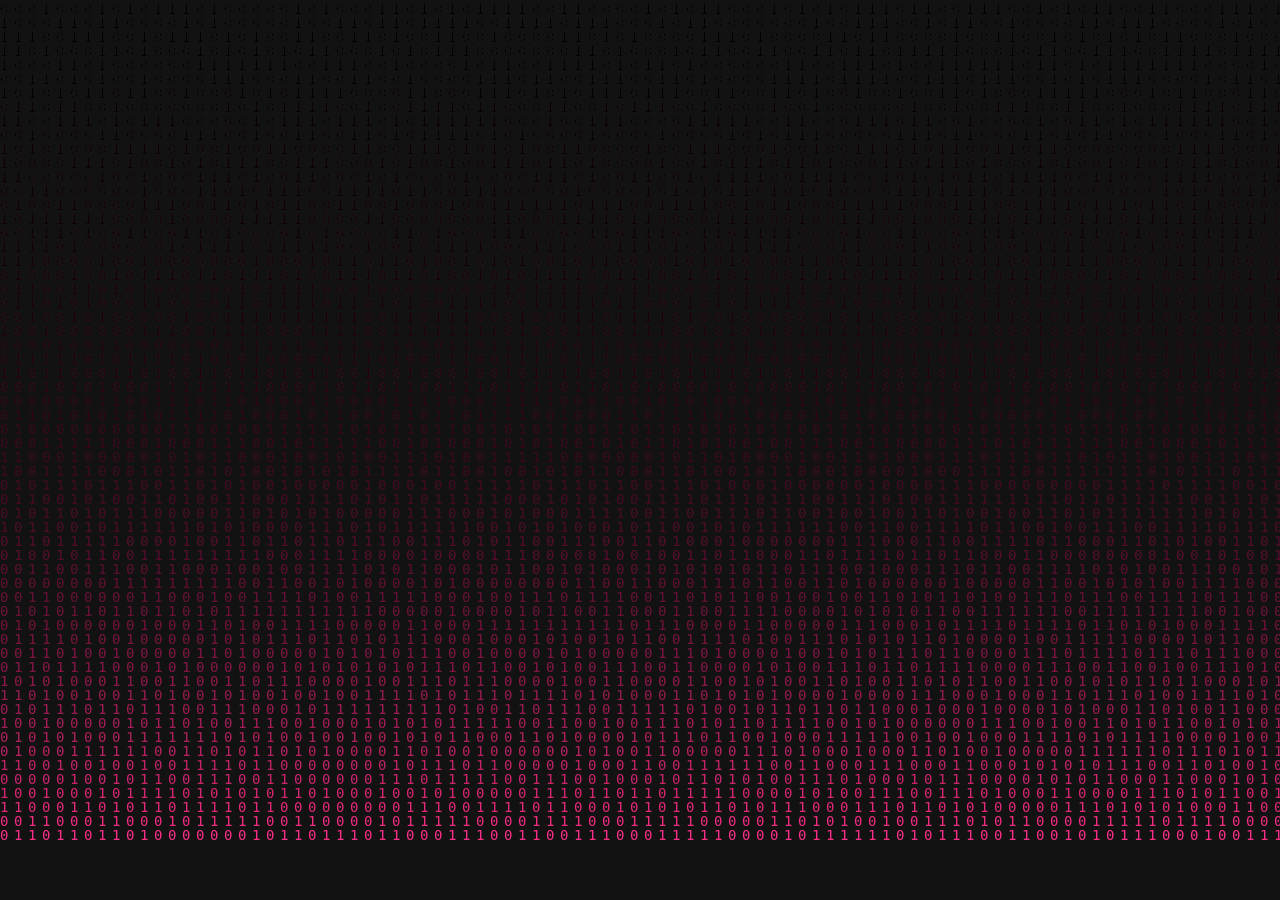
<file: dim.html>
<!DOCTYPE html>
<html>
<head>
<meta charset="UTF-8">
<title>for you ❤️</title>

<link href="https://fonts.googleapis.com/css2?family=Great+Vibes&display=swap" rel="stylesheet">

<style>
body{
    margin:0;
    overflow:hidden;
    background:radial-gradient(circle at center,#220011 0%,#000 70%);
}

canvas{
    position:absolute;
    inset:0;
}

#overlay{
    position:fixed;
    inset:0;
    display:flex;
    align-items:center;
    justify-content:center;
    pointer-events:none;
}

#teksCinta{
    font-family:'Great Vibes',cursive;
    font-size:clamp(32px,6vw,48px);
    color:#fff;
    text-align:center;
    text-shadow:
        0 0 15px #ff2e88,
        0 0 40px #ff2e88,
        0 0 70px #ff2e88;
    opacity:0;
    transition:1s ease;
}
</style>
</head>
<body>

<canvas id="bg"></canvas>
<canvas id="fx"></canvas>

<div id="overlay">
  <div id="teksCinta">I Love ❤️ You Sayang</div>
</div>

<!-- MUSIC -->
<audio id="bgm" preload="auto" loop muted playsinline></audio>
<script>
const bg=document.getElementById("bg")
const fx=document.getElementById("fx")
const bctx=bg.getContext("2d")
const ctx=fx.getContext("2d")

bg.width=fx.width=innerWidth
bg.height=fx.height=innerHeight

// MATRIX
let rain=[]
let size=14
let cols=bg.width/size

for(let i=0;i<cols;i++) rain[i]=1

function matrix(){
    bctx.fillStyle="rgba(0,0,0,.05)"
    bctx.fillRect(0,0,bg.width,bg.height)

    bctx.fillStyle="#ff2e88"
    bctx.font=size+"px monospace"

    for(let i=0;i<rain.length;i++){
        let t=Math.random()>0.5?"0":"1"
        bctx.fillText(t,i*size,rain[i]*size)
        if(rain[i]*size>bg.height && Math.random()>0.97) rain[i]=0
        rain[i]++
    }
}

// PARTICLE
let dots=[]
let words=["3","2","1","YOU","ARE","MY","LOVE"]
let step=0
let heartMode=false
let merge=true
let rot=0

class P{
    constructor(x,y){
        this.x=Math.random()*fx.width
        this.y=Math.random()*fx.height
        this.tx=x
        this.ty=y
        this.vx=0
        this.vy=0
    }
    move(){
        if(heartMode){
            if(merge){
                this.vx=(this.tx-this.x)*0.04
                this.vy=(this.ty-this.y)*0.04
            }else{
                this.vx+=(Math.random()-0.5)*1.5
                this.vy+=(Math.random()-0.5)*1.5
            }
        }else{
            this.x+=(this.tx-this.x)*0.08
            this.y+=(this.ty-this.y)*0.08
        }
        this.x+=this.vx
        this.y+=this.vy
    }
    draw(){
        if(heartMode){
            ctx.font="20px Arial"
            ctx.fillStyle="#ff2e88"
            ctx.fillText("❤️",this.x,this.y)
        }else{
            ctx.beginPath()
            ctx.arc(this.x,this.y,2.5,0,Math.PI*2)
            ctx.fillStyle="#fff"
            ctx.shadowColor="#ff2e88"
            ctx.shadowBlur=12
            ctx.fill()
        }
    }
}

function bikinTulisan(txt){
    dots=[]
    const tmp=document.createElement("canvas")
    const t=tmp.getContext("2d")
    tmp.width=fx.width
    tmp.height=fx.height

    let fs=Math.min(fx.width/4,180)
    t.fillStyle="#fff"
    t.font="bold "+fs+"px Arial"
    t.textAlign="center"
    t.textBaseline="middle"
    t.fillText(txt,fx.width/2,fx.height/2)

    let data=t.getImageData(0,0,fx.width,fx.height)

    for(let y=0;y<data.height;y+=4){
        for(let x=0;x<data.width;x+=4){
            let i=(y*data.width+x)*4
            if(data.data[i]>150){
                dots.push(new P(x,y))
            }
        }
    }
}

function bikinLove(){
    dots=[]
    let cx=fx.width/2
    let cy=fx.height/2-10

    for(let a=0;a<Math.PI*2;a+=0.12){
        let x=16*Math.pow(Math.sin(a),3)
        let y=-(13*Math.cos(a)-5*Math.cos(2*a)-2*Math.cos(3*a)-Math.cos(4*a))
        dots.push(new P(cx+x*15,cy+y*15))
    }
}

// SPARKLE
let sparkle=[]
function tambahSparkle(){
    sparkle.push({
        x:fx.width/2+(Math.random()-0.5)*250,
        y:fx.height/2+(Math.random()-0.5)*200,
        size:Math.random()*3+1,
        life:60
    })
}

function gambarSparkle(){
    sparkle.forEach((s,i)=>{
        ctx.beginPath()
        ctx.arc(s.x,s.y,s.size,0,Math.PI*2)
        ctx.fillStyle="rgba(255,200,230,"+(s.life/60)+")"
        ctx.fill()
        s.life--
        if(s.life<=0) sparkle.splice(i,1)
    })
}

// LOOP
function loop(){
    matrix()
    ctx.clearRect(0,0,fx.width,fx.height)

    if(heartMode){
        rot+=0.002
        ctx.save()
        ctx.translate(fx.width/2,fx.height/2)
        ctx.rotate(rot)
        ctx.translate(-fx.width/2,-fx.height/2)
    }

    dots.forEach(d=>{
        d.move()
        d.draw()
    })

    if(heartMode){
        ctx.restore()
        if(Math.random()<0.3) tambahSparkle()
        gambarSparkle()
    }

    requestAnimationFrame(loop)
}
loop()

function lanjut(){
    if(step<words.length){
        bikinTulisan(words[step])
        step++
        setTimeout(lanjut,1700)
    }else{
        heartMode=true
        bikinLove()
        document.getElementById("teksCinta").style.opacity=1
        
        setInterval(()=>merge=!merge,3000)
    }
}

setTimeout(lanjut,1000)

const bgm = document.getElementById("bgm");

// set source lewat JS biar lebih clean
bgm.src = "https://erdwpe.github.io/media/songg.mp3";

window.addEventListener("load", () => {

    bgm.muted = true;
    bgm.volume = 0;

    bgm.play().then(() => {

        // unmute setelah berhasil play
        setTimeout(() => {
            bgm.muted = false;

            // fade in
            let vol = 0;
            const fade = setInterval(() => {
                if (vol < 0.4) {
                    vol += 0.02;
                    bgm.volume = vol;
                } else {
                    clearInterval(fade);
                }
            }, 100);

        }, 300);

    }).catch(() => {
        console.log("Autoplay diblok");
    });

});

</script>
</body>
</html>
</file>
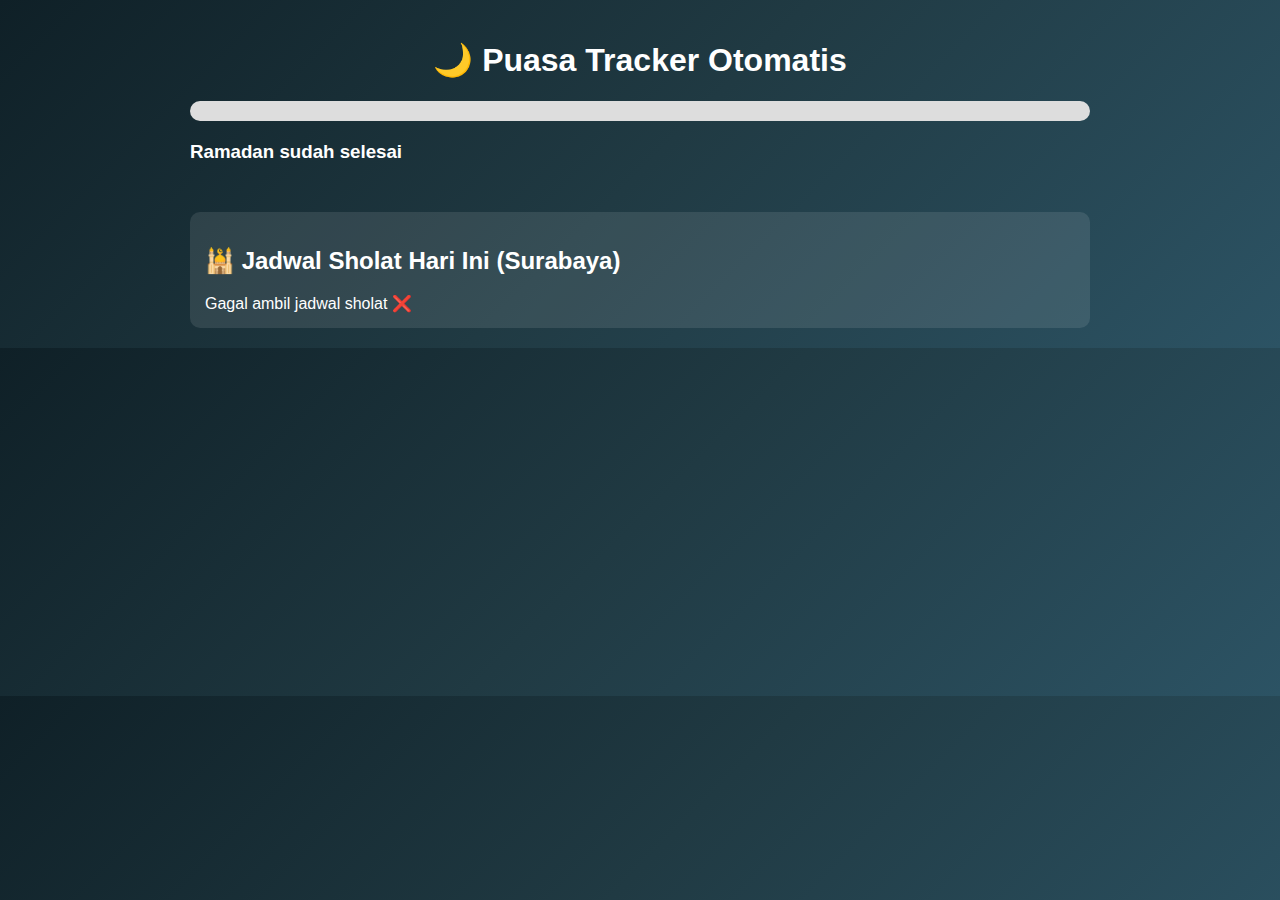
<file: puasa.html>
<!DOCTYPE html>
<html lang="id">
<head>
<meta charset="UTF-8">
<meta name="viewport" content="width=device-width, initial-scale=1.0">
<title>Puasa Tracker Auto Hijriyah</title>

<style>
body {
    font-family: Arial, sans-serif;
    background: linear-gradient(135deg, #0f2027, #203a43, #2c5364);
    color: white;
    margin: 0;
    padding: 20px;
}
.container { max-width: 900px; margin: auto; }
h1 { text-align: center; }

.progress-container {
    background: #ddd;
    border-radius: 20px;
    overflow: hidden;
    margin: 20px 0;
}
.progress-bar {
    height: 20px;
    background: #00ffae;
    width: 0%;
    transition: 0.4s;
}

.day-list {
    display: grid;
    grid-template-columns: repeat(auto-fill, minmax(100px, 1fr));
    gap: 10px;
}

.day-item {
    padding: 10px;
    border-radius: 10px;
    text-align: center;
}

.locked { opacity: 0.4; background: rgba(255,255,255,0.05); }
.active { background: rgba(0,255,174,0.2); }

.prayer-box {
    margin-top: 30px;
    background: rgba(255,255,255,0.1);
    padding: 15px;
    border-radius: 10px;
}
</style>
</head>
<body>

<div class="container">
    <h1>🌙 Puasa Tracker Otomatis</h1>

    <div class="progress-container">
        <div class="progress-bar" id="progressBar"></div>
    </div>
    <p id="progressText"></p>

    <div id="ramadanStatus"></div>
    <div class="day-list" id="dayList"></div>

    <div class="prayer-box">
        <h2>🕌 Jadwal Sholat Hari Ini (Surabaya)</h2>
        <div id="prayerTimes">Loading...</div>
    </div>
</div>

<script>
const totalDays = 30;
const dayList = document.getElementById("dayList");
const progressBar = document.getElementById("progressBar");
const progressText = document.getElementById("progressText");
const prayerBox = document.getElementById("prayerTimes");
const ramadanStatus = document.getElementById("ramadanStatus");

let savedData = JSON.parse(localStorage.getItem("puasaData")) || [];

// ===== FORMAT DATE =====
function getTodayFormatted() {
    const today = new Date();
    const day = String(today.getDate()).padStart(2, '0');
    const month = String(today.getMonth() + 1).padStart(2, '0');
    const year = today.getFullYear();
    return `${day}-${month}-${year}`;
}

// ===== DETECT HIJRI DATE =====
async function getHijriDate() {
    try {
        const res = await fetch(
            `https://api.aladhan.com/v1/gToH?date=${getTodayFormatted()}&method=20`
        );
        const data = await res.json();
        return data.data.hijri;
    } catch (err) {
        console.error("Hijri error:", err);
        return null;
    }
}

// ===== GET PRAYER TIMES =====
async function getPrayerTimes() {
    try {
        const res = await fetch(
            `https://api.aladhan.com/v1/timingsByCity?city=Surabaya&country=Indonesia&method=20&date=${getTodayFormatted()}`
        );
        const data = await res.json();
        const t = data.data.timings;

        prayerBox.innerHTML = `
            <p><strong>Imsak:</strong> ${t.Imsak}</p>
            <p><strong>Subuh:</strong> ${t.Fajr}</p>
            <p><strong>Dzuhur:</strong> ${t.Dhuhr}</p>
            <p><strong>Ashar:</strong> ${t.Asr}</p>
            <p><strong>Maghrib:</strong> ${t.Maghrib}</p>
            <p><strong>Isya:</strong> ${t.Isha}</p>
        `;
    } catch (err) {
        prayerBox.innerHTML = "Gagal ambil jadwal sholat ❌";
        console.error("Prayer error:", err);
    }
}

// ===== RENDER DAYS =====
function renderDays(currentDay) {
    dayList.innerHTML = "";

    for (let i = 1; i <= totalDays; i++) {
        const div = document.createElement("div");
        div.className = "day-item";

        if (i > currentDay) {
            div.classList.add("locked");
            div.innerHTML = `Hari ${i} 🔒`;
        } else {
            const checked = savedData.includes(i) ? "checked" : "";
            div.innerHTML = `
                <label>
                    <input type="checkbox" ${checked} onchange="toggleDay(${i})">
                    Hari ${i}
                </label>
            `;
        }

        dayList.appendChild(div);
    }

    updateProgress();
}

function toggleDay(day) {
    if (savedData.includes(day)) {
        savedData = savedData.filter(d => d !== day);
    } else {
        savedData.push(day);
    }
    localStorage.setItem("puasaData", JSON.stringify(savedData));
    updateProgress();
}

function updateProgress() {
    const percent = (savedData.length / totalDays) * 100;
    progressBar.style.width = percent + "%";
    progressText.innerText =
        `${savedData.length} dari ${totalDays} hari selesai (${Math.round(percent)}%)`;
}

// ===== INIT =====
// ===== TANGGAL RESMI RAMADAN INDONESIA =====
const ramadanStart = new Date("2026-02-19"); // GANTI sesuai keputusan resmi

async function init() {

    const today = new Date();

    const diffTime = today - ramadanStart;
    const currentDay = Math.floor(diffTime / (1000 * 60 * 60 * 24)) + 1;

    if (currentDay >= 1 && currentDay <= 30) {
        ramadanStatus.innerHTML = `<h3>Hari ke-${currentDay} Ramadan</h3>`;
        renderDays(currentDay);
    } else if (currentDay < 1) {
        ramadanStatus.innerHTML = `<h3>Ramadan belum dimulai</h3>`;
    } else {
        ramadanStatus.innerHTML = `<h3>Ramadan sudah selesai</h3>`;
    }

    getPrayerTimes();
}

init();
</script>

</body>
</html>
</file>
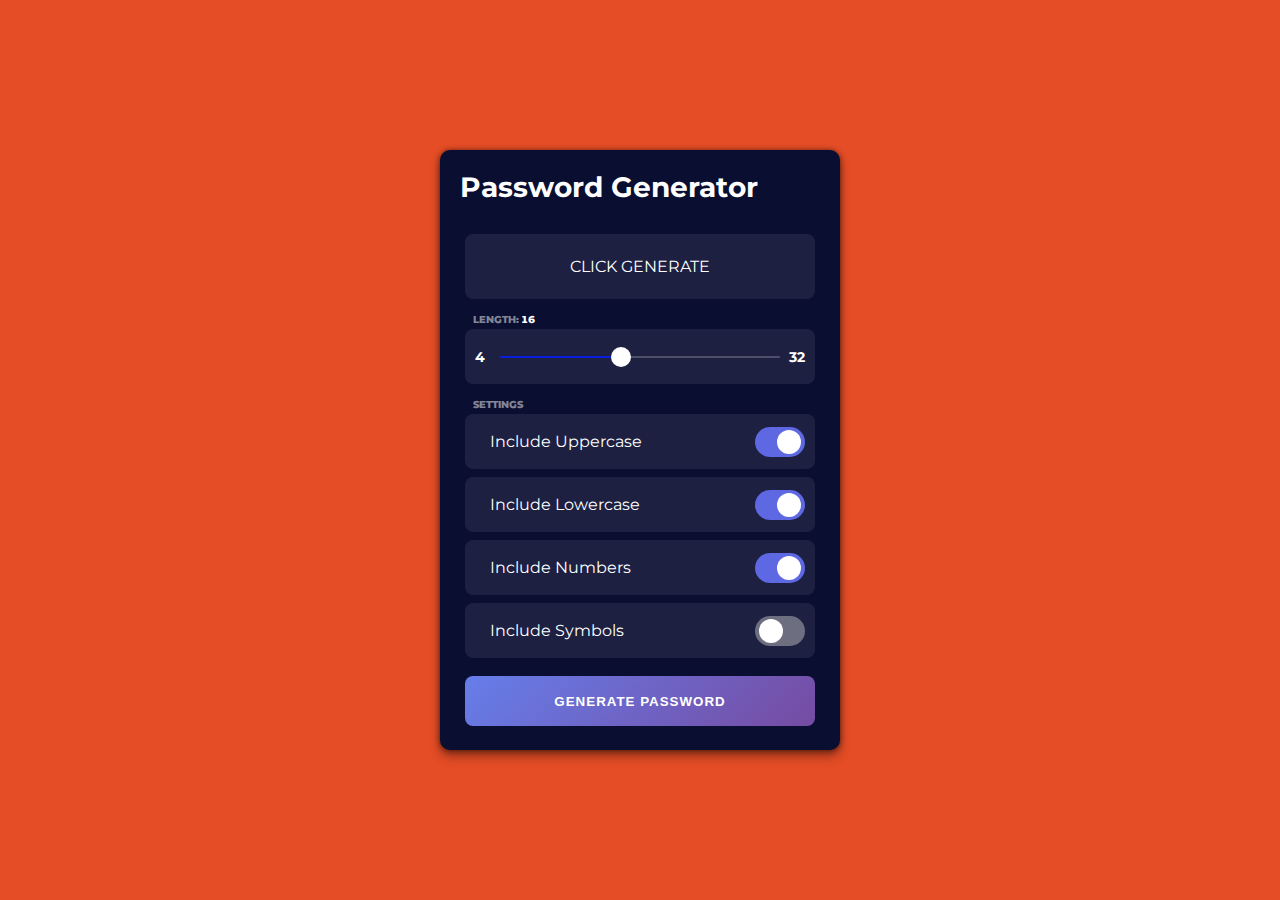
<file: pwgen.html>
<!DOCTYPE html>
<html lang="en" >
<head>
  <meta charset="UTF-8">
  <meta name="viewport" content="width=device-width,user-scalable=no">

  <title>Password Generator</title>
  <link rel='stylesheet' href='https://cdnjs.cloudflare.com/ajax/libs/font-awesome/5.11.2/css/all.min.css'>
<link rel='stylesheet' href='https://fonts.googleapis.com/css?family=Montserrat&amp;display=swap'>
<style>
* {
  margin: 0;
  padding: 0;
  box-sizing: border-box;
}

body {
  width: 100%;
  height: 100vh;
  background-image: linear-gradient(to top, #E44D26 100%, #F16529 200%);
  display: flex;
  justify-content: center;
  align-items: center;
}

button {
  border: 0;
  outline: 0;
}

.container {
  margin: 40px 0;
  width: 400px;
  height: 600px;
  padding: 10px 25px;
  background: #0a0e31;
  border-radius: 10px;
  box-shadow: 0 0 5px rgba(0, 0, 0, 0.45), 0 4px 8px rgba(0, 0, 0, 0.35), 0 8px 12px rgba(0, 0, 0, 0.15);
  font-family: "Montserrat";
}
.container h2.title {
  font-size: 1.75rem;
  margin: 10px -5px;
  margin-bottom: 30px;
  color: #fff;
}

.result {
  position: relative;
  width: 100%;
  height: 65px;
  overflow: hidden;
}
.result__info {
  position: absolute;
  bottom: 4px;
  color: #fff;
  font-size: 0.8rem;
  transition: all 150ms ease-in-out;
  transform: translateY(200%);
  opacity: 0;
}
.result__info.right {
  right: 8px;
}
.result__info.left {
  left: 8px;
}
.result__viewbox {
  width: 100%;
  height: 100%;
  background: rgba(255, 255, 255, 0.08);
  border-radius: 8px;
  color: #fff;
  text-align: center;
  line-height: 65px;
}
.result #copy-btn {
  position: absolute;
  top: var(--y);
  left: var(--x);
  width: 38px;
  height: 38px;
  background: #fff;
  border-radius: 50%;
  opacity: 0;
  transform: translate(-50%, -50%) scale(0);
  transition: all 350ms cubic-bezier(0.175, 0.885, 0.32, 1.275);
  cursor: pointer;
  z-index: 2;
}
.result #copy-btn:active {
  box-shadow: 0 0 0 200px rgba(255, 255, 255, 0.08);
}
.result:hover #copy-btn {
  opacity: 1;
  transform: translate(-50%, -50%) scale(1.35);
}

.field-title {
  position: absolute;
  top: -10px;
  left: 8px;
  transform: translateY(-50%);
  font-weight: 800;
  color: rgba(255, 255, 255, 0.5);
  text-transform: uppercase;
  font-size: 0.65rem;
  pointer-events: none;
  user-select: none;
}

.options {
  width: 100%;
  height: auto;
  margin: 50px 0;
}

.range__slider {
  position: relative;
  width: 100%;
  height: calc(65px - 10px);
  display: flex;
  justify-content: center;
  align-items: center;
  background: rgba(255, 255, 255, 0.08);
  border-radius: 8px;
  margin: 30px 0;
}
.range__slider::before, .range__slider::after {
  position: absolute;
  color: #fff;
  font-size: 0.9rem;
  font-weight: bold;
}
.range__slider::before {
  content: attr(data-min);
  left: 10px;
}
.range__slider::after {
  content: attr(data-max);
  right: 10px;
}
.range__slider .length__title::after {
  content: attr(data-length);
  position: absolute;
  right: -16px;
  font-variant-numeric: tabular-nums;
  color: #fff;
}

#slider {
  -webkit-appearance: none;
  width: calc(100% - (70px));
  height: 2px;
  border-radius: 5px;
  background: rgba(255, 255, 255, 0.314);
  outline: none;
  padding: 0;
  margin: 0;
  cursor: pointer;
}
#slider::-webkit-slider-thumb {
  -webkit-appearance: none;
  width: 20px;
  height: 20px;
  border-radius: 50%;
  background: white;
  cursor: pointer;
  transition: all 0.15s ease-in-out;
}
#slider::-webkit-slider-thumb:hover {
  background: #d4d4d4;
  transform: scale(1.2);
}
#slider::-moz-range-thumb {
  width: 20px;
  height: 20px;
  border: 0;
  border-radius: 50%;
  background: white;
  cursor: pointer;
  transition: background 0.15s ease-in-out;
}
#slider::-moz-range-thumb:hover {
  background: #d4d4d4;
}

.settings {
  position: relative;
  height: auto;
  widows: 100%;
  display: flex;
  flex-direction: column;
}
.settings .setting {
  position: relative;
  width: 100%;
  height: calc(65px - 10px);
  background: rgba(255, 255, 255, 0.08);
  border-radius: 8px;
  display: flex;
  align-items: center;
  padding: 10px 25px;
  color: #fff;
  margin-bottom: 8px;
}
.settings .setting input {
  opacity: 0;
  position: absolute;
}
.settings .setting input + label {
  user-select: none;
}
.settings .setting input + label::before, .settings .setting input + label::after {
  content: "";
  position: absolute;
  transition: 150ms cubic-bezier(0.24, 0, 0.5, 1);
  transform: translateY(-50%);
  top: 50%;
  right: 10px;
  cursor: pointer;
}
.settings .setting input + label::before {
  height: 30px;
  width: 50px;
  border-radius: 30px;
  background: rgba(214, 214, 214, 0.434);
}
.settings .setting input + label::after {
  height: 24px;
  width: 24px;
  border-radius: 60px;
  right: 32px;
  background: #fff;
}
.settings .setting input:checked + label:before {
  background: #5d68e2;
  transition: all 150ms cubic-bezier(0, 0, 0, 0.1);
}
.settings .setting input:checked + label:after {
  right: 14px;
}
.settings .setting input:focus + label:before {
  box-shadow: 0 0 0 2px rgba(255, 255, 255, 0.75);
}
.settings .setting input:disabled + label:before, .settings .setting input:disabled + label:after {
  cursor: not-allowed;
}
.settings .setting input:disabled + label:before {
  background: #4f4f6a;
}
.settings .setting input:disabled + label:after {
  background: #909090;
}

.btn.generate {
  user-select: none;
  position: relative;
  width: 100%;
  height: 50px;
  margin: 10px 0;
  border-radius: 8px;
  color: #fff;
  border: none;
  background-image: linear-gradient(135deg, #667eea 0%, #764ba2 100%);
  letter-spacing: 1px;
  font-weight: bold;
  text-transform: uppercase;
  cursor: pointer;
  transition: all 150ms ease;
}
.btn.generate:active {
  transform: translateY(-3%);
  box-shadow: 0 4px 8px rgba(255, 255, 255, 0.08);
}

.support {
  position: fixed;
  right: 10px;
  bottom: 10px;
  padding: 10px;
  display: flex;
}

a {
  margin: 0 20px;
  color: #fff;
  font-size: 2rem;
  transition: all 400ms ease;
}

a:hover {
  color: #222;
}

.github-corner svg {
  position: absolute;
  right: 0;
  top: 0;
  mix-blend-mode: darken;
  color: #eeeeee;
  fill: #353535;
  clip-path: polygon(0 0, 100% 0, 100% 100%);
}

.github-corner:hover .octo-arm {
  animation: octocat-wave 0.56s;
}

@keyframes octocat-wave {
  0%, 100% {
    transform: rotate(0);
  }
  20%, 60% {
    transform: rotate(-20deg);
  }
  40%, 80% {
    transform: rotate(10deg);
  }
}
</style>
</head>
<body>
<!-- partial:index.partial.html -->
<div class="container">
	<h2 class="title">Password Generator</h2>
	<div class="result">
		<div class="result__title field-title">Generated Password</div>
		<div class="result__info right">click to copy</div>
		<div class="result__info left">copied</div>
		<div class="result__viewbox" id="result">CLICK GENERATE</div>
		<button id="copy-btn" style="--x: 0; --y: 0"><i class="far fa-copy"></i></button>
	</div>
	<div class="length range__slider" data-min="4" data-max="32">
		<div class="length__title field-title" data-length='0'>length:</div>
		<input id="slider" type="range" min="4" max="32" value="16" />
	</div>

	<div class="settings">
		<span class="settings__title field-title">settings</span>
		<div class="setting">
			<input type="checkbox" id="uppercase" checked />
			<label for="uppercase">Include Uppercase</label>
		</div>
		<div class="setting">
			<input type="checkbox" id="lowercase" checked />
			<label for="lowercase">Include Lowercase</label>
		</div>
		<div class="setting">
			<input type="checkbox" id="number" checked />
			<label for="number">Include Numbers</label>
		</div>
		<div class="setting">
			<input type="checkbox" id="symbol" />
			<label for="symbol">Include Symbols</label>
		</div>
	</div>

	<button class="btn generate" id="generate">Generate Password</button>
</div>
<!-- partial -->
  <script>
  // This is a simple Password Generator App that will generate random password maybe you can you them to secure your account.
// I tried my best to make the code as simple as possible please dont mind the variable names.
// Also this idea came in my mind after checking Traversy Media's latest video.

// Clear the concole on every refresh
console.clear();
// set the body to full height
// document.body.style.height = `${innerHeight}px`

// Range Slider Properties.
// Fill : The trailing color that you see when you drag the slider.
// background : Default Range Slider Background
const sliderProps = {
	fill: "#0B1EDF",
	background: "rgba(255, 255, 255, 0.214)",
};

// Selecting the Range Slider container which will effect the LENGTH property of the password.
const slider = document.querySelector(".range__slider");

// Text which will show the value of the range slider.
const sliderValue = document.querySelector(".length__title");

// Using Event Listener to apply the fill and also change the value of the text.
slider.querySelector("input").addEventListener("input", event => {
	sliderValue.setAttribute("data-length", event.target.value);
	applyFill(event.target);
});
// Selecting the range input and passing it in the applyFill func.
applyFill(slider.querySelector("input"));
// This function is responsible to create the trailing color and setting the fill.
function applyFill(slider) {
	const percentage = (100 * (slider.value - slider.min)) / (slider.max - slider.min);
	const bg = `linear-gradient(90deg, ${sliderProps.fill} ${percentage}%, ${sliderProps.background} ${percentage +
			0.1}%)`;
	slider.style.background = bg;
	sliderValue.setAttribute("data-length", slider.value);
}

// Object of all the function names that we will use to create random letters of password
const randomFunc = {
	lower: getRandomLower,
	upper: getRandomUpper,
	number: getRandomNumber,
	symbol: getRandomSymbol,
};

// Random more secure value
function secureMathRandom() {
	return window.crypto.getRandomValues(new Uint32Array(1))[0] / (Math.pow(2, 32) - 1);
}

// Generator Functions
// All the functions that are responsible to return a random value taht we will use to create password.
function getRandomLower() {
	return String.fromCharCode(Math.floor(Math.random() * 26) + 97);
}
function getRandomUpper() {
	return String.fromCharCode(Math.floor(Math.random() * 26) + 65);
}
function getRandomNumber() {
	return String.fromCharCode(Math.floor(secureMathRandom() * 10) + 48);
}
function getRandomSymbol() {
	const symbols = '~!@#$%^&*()_+{}":?><;.,';
	return symbols[Math.floor(Math.random() * symbols.length)];
}

// Selecting all the DOM Elements that are necessary -->

// The Viewbox where the result will be shown
const resultEl = document.getElementById("result");
// The input slider, will use to change the length of the password
const lengthEl = document.getElementById("slider");

// Checkboxes representing the options that is responsible to create differnt type of password based on user
const uppercaseEl = document.getElementById("uppercase");
const lowercaseEl = document.getElementById("lowercase");
const numberEl = document.getElementById("number");
const symbolEl = document.getElementById("symbol");

// Button to generate the password
const generateBtn = document.getElementById("generate");
// Button to copy the text
const copyBtn = document.getElementById("copy-btn");
// Result viewbox container
const resultContainer = document.querySelector(".result");
// Text info showed after generate button is clicked
const copyInfo = document.querySelector(".result__info.right");
// Text appear after copy button is clicked
const copiedInfo = document.querySelector(".result__info.left");

// if this variable is trye only then the copyBtn will appear, i.e. when the user first click generate the copyBth will interact.
let generatedPassword = false;

// Update Css Props of the COPY button
// Getting the bounds of the result viewbox container
let resultContainerBound = {
	left: resultContainer.getBoundingClientRect().left,
	top: resultContainer.getBoundingClientRect().top,
};
// This will update the position of the copy button based on mouse Position
resultContainer.addEventListener("mousemove", e => {
	resultContainerBound = {
		left: resultContainer.getBoundingClientRect().left,
		top: resultContainer.getBoundingClientRect().top,
	};
	if(generatedPassword){
		copyBtn.style.opacity = '1';
		copyBtn.style.pointerEvents = 'all';
		copyBtn.style.setProperty("--x", `${e.x - resultContainerBound.left}px`);
		copyBtn.style.setProperty("--y", `${e.y - resultContainerBound.top}px`);
	}else{
		copyBtn.style.opacity = '0';
		copyBtn.style.pointerEvents = 'none';
	}
});
window.addEventListener("resize", e => {
	resultContainerBound = {
		left: resultContainer.getBoundingClientRect().left,
		top: resultContainer.getBoundingClientRect().top,
	};
});

// Copy Password in clipboard
copyBtn.addEventListener("click", () => {
	const textarea = document.createElement("textarea");
	const password = resultEl.innerText;
	if (!password || password == "CLICK GENERATE") {
		return;
	}
	textarea.value = password;
	document.body.appendChild(textarea);
	textarea.select();
	document.execCommand("copy");
	textarea.remove();

	copyInfo.style.transform = "translateY(200%)";
	copyInfo.style.opacity = "0";
	copiedInfo.style.transform = "translateY(0%)";
	copiedInfo.style.opacity = "0.75";
});

// When Generate is clicked Password id generated.
generateBtn.addEventListener("click", () => {
	const length = +lengthEl.value;
	const hasLower = lowercaseEl.checked;
	const hasUpper = uppercaseEl.checked;
	const hasNumber = numberEl.checked;
	const hasSymbol = symbolEl.checked;
	generatedPassword = true;
	resultEl.innerText = generatePassword(length, hasLower, hasUpper, hasNumber, hasSymbol);
	copyInfo.style.transform = "translateY(0%)";
	copyInfo.style.opacity = "0.75";
	copiedInfo.style.transform = "translateY(200%)";
	copiedInfo.style.opacity = "0";
});

// Function responsible to generate password and then returning it.
function generatePassword(length, lower, upper, number, symbol) {
	let generatedPassword = "";
	const typesCount = lower + upper + number + symbol;
	const typesArr = [{ lower }, { upper }, { number }, { symbol }].filter(item => Object.values(item)[0]);
	if (typesCount === 0) {
		return "";
	}
	for (let i = 0; i < length; i++) {
		typesArr.forEach(type => {
			const funcName = Object.keys(type)[0];
			generatedPassword += randomFunc[funcName]();
		});
	}
	return generatedPassword.slice(0, length)
									.split('').sort(() => Math.random() - 0.5)
									.join('');
}

// function that handles the checkboxes state, so at least one needs to be selected. The last checkbox will be disabled.
function disableOnlyCheckbox(){
	let totalChecked = [uppercaseEl, lowercaseEl, numberEl, symbolEl].filter(el => el.checked)
	totalChecked.forEach(el => {
		if(totalChecked.length == 1){
			el.disabled = true;
		}else{
			el.disabled = false;
		}
	})
}

[uppercaseEl, lowercaseEl, numberEl, symbolEl].forEach(el => {
	el.addEventListener('click', () => {
		disableOnlyCheckbox()
	})
})
  </script>

</body>
</html>
</file>
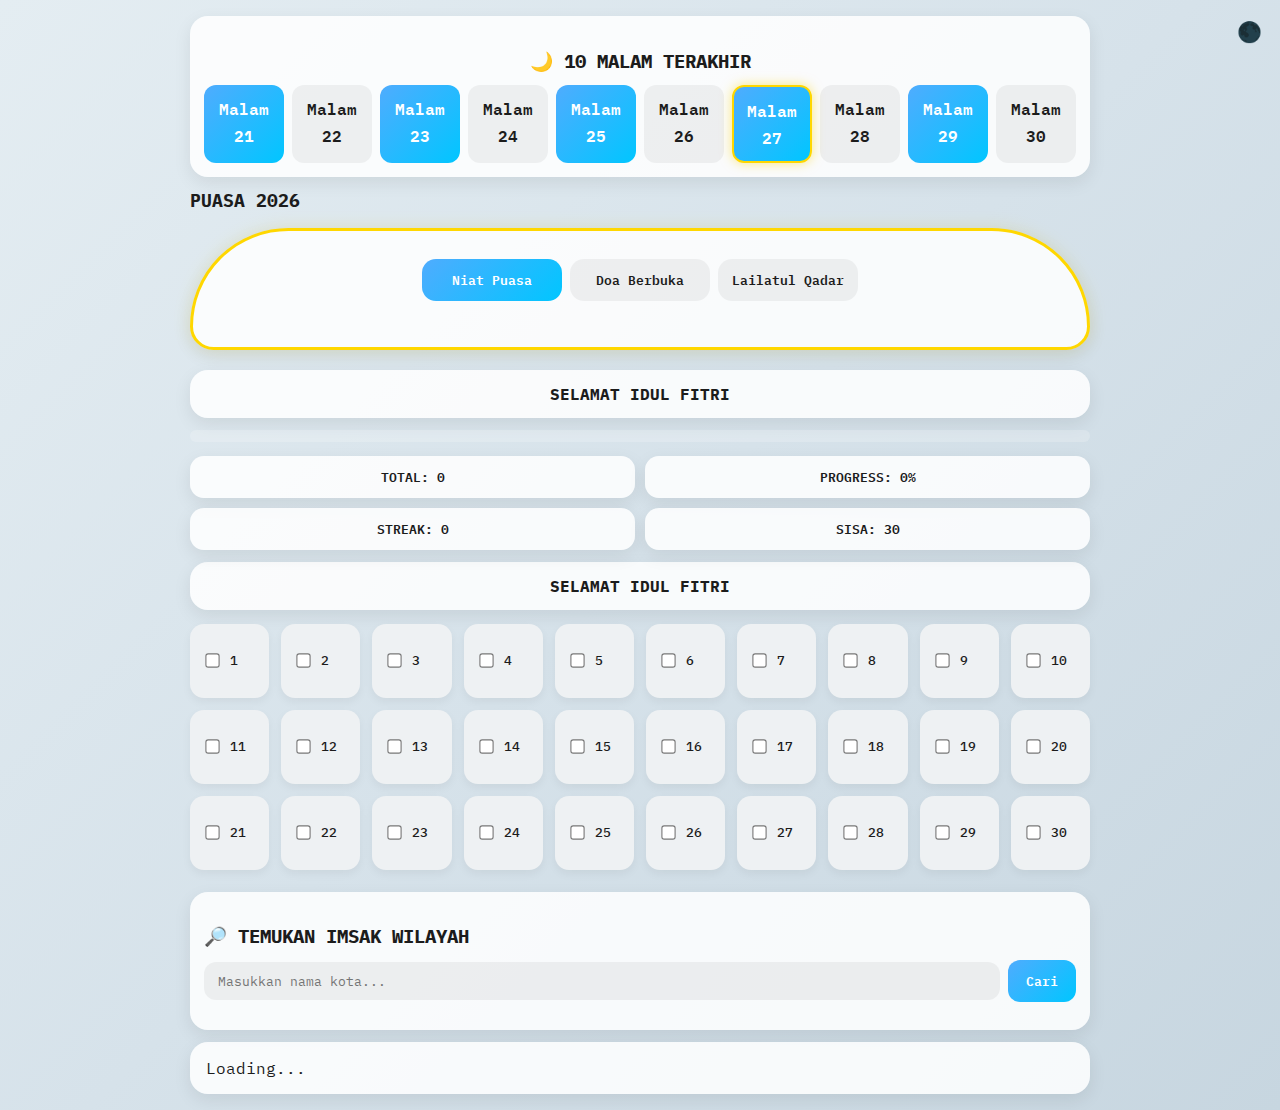
<file: tpuasa.html>
<!DOCTYPE html>
<html lang="id">
<head>
<meta charset="UTF-8">
<meta name="viewport" content="width=device-width, initial-scale=1.0">
<title>Puasa Tracker 2026</title>

<link href="https://fonts.googleapis.com/css2?family=IBM+Plex+Mono:wght@400;600;700&display=swap" rel="stylesheet">

<style>

/* ================= ROOT ================= */

:root{
    --bg-gradient: linear-gradient(135deg,#e4edf2,#d6e2ea,#c7d6e0);
    --card: rgba(255,255,255,0.85);
    --text:#1c1c1c;
    --primary:#2f3e46;
    --soft-shadow:0 6px 18px rgba(0,0,0,0.08);
}

body.dark{
    --bg-gradient: linear-gradient(135deg,#0f2027,#203a43,#2c5364);
    --card: rgba(255,255,255,0.08);
    --text:#f2f2f2;
    --primary:#ffffff;
    --soft-shadow:0 8px 22px rgba(0,0,0,0.35);
}

/* ================= BODY ================= */

body{
    font-family:'IBM Plex Mono', monospace;
    background:var(--bg-gradient);
    color:var(--text);
    margin:0;
    padding:16px;
    transition:0.3s ease;
}

/* ================= CONTAINER ================= */

.container{
    max-width:900px;
    margin:auto;
}

h1{
    font-weight:700;
    font-size:20px;
    margin-bottom:16px;
}

/* ================= TOGGLE ================= */

.theme-toggle{
    position:fixed;
    top:18px;
    right:18px;
    font-size:20px;
    cursor:pointer;
    transition:0.3s ease;
}

.theme-toggle:hover{
    transform:rotate(20deg);
}

/* ================= CARD ================= */

.card{
    background:var(--card);
    border-radius:18px;
    padding:14px;
    margin-bottom:12px;
    box-shadow:var(--soft-shadow);
}
/* ================= SEARCH ================= */

.search-card h3{
    margin-bottom:12px;
}

.search-wrapper{
    display:flex;
    gap:8px;
    align-items:center;
}

.search-wrapper input{
    flex:1;
    padding:10px 14px;
    border-radius:12px;
    border:none;
    outline:none;
    font-family:inherit;
    background:rgba(0,0,0,0.05);
    transition:0.2s ease;
}

body.dark .search-wrapper input{
    background:rgba(255,255,255,0.1);
    color:white;
}

.search-wrapper input:focus{
    box-shadow:0 0 0 2px #4facfe;
}

.search-wrapper button{
    padding:10px 18px;
    border:none;
    border-radius:12px;
    font-family:inherit;
    font-weight:600;
    cursor:pointer;
    background:linear-gradient(135deg,#4facfe,#00c6ff);
    color:white;
    transition:0.2s ease;
}

.search-wrapper button:hover{
    transform:translateY(-2px);
    box-shadow:0 6px 14px rgba(0,0,0,0.15);
}

#cityResult{
    margin-top:14px;
    font-size:14px;
}
/* ================= PROGRESS ================= */

.progress-container{
    background:rgba(255,255,255,0.2);
    border-radius:20px;
    overflow:hidden;
    margin-bottom:14px;
}

.progress-bar{
    height:12px;
    background:linear-gradient(90deg,#4facfe,#00c6ff);
    width:0%;
    transition:0.3s ease;
}

/* ================= STATS ================= */

.stats{
    display:grid;
    grid-template-columns:1fr 1fr;
    gap:10px;
    margin-bottom:12px;
}

.stat{
    background:var(--card);
    border-radius:14px;
    padding:10px;
    box-shadow:var(--soft-shadow);
    font-weight:600;
    font-size:13px;
    text-align:center;
}

/* ================= RAMADAN STATUS ================= */

#ramadanStatus{
    margin-top:6px;
    margin-bottom:14px;
    text-align:center;
}

/* ================= DAY GRID ================= */
.day-list{
    display:grid;
    grid-template-columns:repeat(3,1fr);
    gap:12px;
    margin-bottom:22px;
}

.day-item{
    border-radius:14px;
    padding:10px 12px;   /* kecilkan tinggi */
    font-size:15px;
    font-weight:500;
    height:48px;         /* FIX tinggi */
    display:flex;
    align-items:center;
    justify-content:flex-start;
}

/* LIGHT */
body:not(.dark) .day-item{
    background:#eef1f3;
    box-shadow:0 4px 10px rgba(0,0,0,0.05);
}

/* DARK */
body.dark .day-item{
    background:#1e2a30;
    box-shadow:0 4px 14px rgba(0,0,0,0.35);
}

.day-item label{
    display:flex;
    align-items:center;
    gap:8px;
}

.day-item input{
    transform:scale(1.1);
}

.locked{
    opacity:0.4;
}
/* ================= HEADLINE ================= */

.headline{
    text-align:center;
    font-weight:700;
    font-size:16px;
}

/* ================= PRAYER ================= */

.prayer-box{
    background:var(--card);
    border-radius:18px;
    padding:16px;
    box-shadow:var(--soft-shadow);
}

/* ================= QUOTE ================= */

.quote-box{
    text-align:center;
    background:var(--card);
    border-radius:18px;
    padding:16px;
    box-shadow:var(--soft-shadow);
}

.quote-category{
    display:inline-block;
    margin-bottom:6px;
    padding:4px 10px;
    font-size:11px;
    font-weight:700;
    border-radius:10px;
    background:rgba(0,0,0,0.05);
}
/* LAILATUL CSS */
.lailatul-box h3{
    margin-bottom:12px;
    text-align:center;
    overflow:hidden;
}

.lailatul-grid{
    display:grid;
    grid-template-columns:repeat(auto-fit,minmax(80px,1fr));
    gap:8px;
}

.lailatul-item{
    padding:10px;
    border-radius:12px;
    text-align:center;
    font-weight:600;
    background:rgba(0,0,0,0.05);
}

.lailatul-item.ganjil{
    background:linear-gradient(135deg,#4facfe,#00c6ff);
    color:white;
}

body.dark .lailatul-item:not(.ganjil){
    background:#1e2a30;
}

.lailatul-item.special{
    box-shadow:0 0 12px rgba(255,215,0,0.5);
    border:2px solid gold;
}

/* DOA NIAT PUASA DAN BERBUKA PUASA */
.ramadan-arch{
    background:var(--card);
    border-radius:125px 125px 30px 30px;
    padding:28px 20px;
    margin-bottom:20px;
    border:3px solid gold;
    box-shadow:
        0 0 18px rgba(255,215,0,0.15),
        var(--soft-shadow);
    overflow:hidden;
    position:relative;
}

body.dark .ramadan-arch{
    background:rgba(255,255,255,0.06);
    border:2px solid rgba(255,215,0,0.6);
}

.arch-top{
    display:flex;
    justify-content:center;
    align-items:center;
    gap:8px;
    padding:0 10px;
    margin-bottom:18px;
    flex-wrap:wrap;
}

.arch-tab{
  color:var(--text);
    flex:1;
    min-width:0;
    max-width:140px;
    padding:10px 8px;
    border:none;
    border-radius:14px;
    cursor:pointer;
    font-family:inherit;
    font-weight:600;
    background:rgba(0,0,0,0.05);
    transition:0.2s ease;
    text-align:center;
}
body.dark .arch-tab:not(.active){
    background:rgba(255,255,255,0.06);
    color:#d6d6d6;
}


.arch-tab.active{
    background:linear-gradient(135deg,#4facfe,#00c6ff);
    color:white;
}

.arch-content{
    text-align:center;
    transition:0.25s ease;
}

.arch-content h3{
    margin-bottom:12px;
}

.arabic{
    font-size:22px;
    line-height:1.9;
    margin-bottom:12px;
}

.latin{
    font-style:italic;
    margin-bottom:8px;
}

.arti{
    font-size:14px;
    opacity:0.85;
}
/* ================= RESPONSIVE FIX ================= */

@media (min-width:600px){
    .day-list{
        grid-template-columns:repeat(6,1fr);
    }
}

@media (min-width:900px){
    .day-list{
        grid-template-columns:repeat(8,1fr);
    }
}

    .day-list{
        grid-template-columns:repeat(auto-fill,minmax(75px,1fr));
    }

    .day-item{
        font-size:13px;
        min-height:54px;
    }

    h1{
        font-size:18px;
    }

}

</style>
</head>
<body>

<div class="container">
<div class="card lailatul-box">
    <h3>🌙 10 MALAM TERAKHIR</h3>
    <div class="lailatul-grid" id="lailatulGrid"></div>
</div>

<h1>PUASA 2026</h1>
<div class="ramadan-arch">

<div class="arch-top">
    <button class="arch-tab active" onclick="showNiat()">Niat Puasa</button>
    <button class="arch-tab" onclick="showDoa()">Doa Berbuka</button>
    <button class="arch-tab" onclick="showLailatul()">Lailatul Qadar</button>
</div>

    <div class="arch-content" id="archContent">
        <!-- Konten akan diganti via JS -->
    </div>
</div>
<div class="theme-toggle" id="themeToggle" onclick="toggleDarkMode()">🌑</div>

<div class="card" id="countdown"></div>

<div class="progress-container">
    <div class="progress-bar" id="progressBar"></div>
</div>

<div class="stats">
    <div class="stat" id="totalDone"></div>
    <div class="stat" id="percentDone"></div>
    <div class="stat" id="streak"></div>
    <div class="stat" id="remaining"></div>
</div>

<div class="card" id="ramadanStatus"></div>

<div class="day-list" id="dayList"></div>
<div class="card search-card">
    <h3>🔎 TEMUKAN IMSAK WILAYAH</h3>

    <div class="search-wrapper">
        <input 
            type="text" 
            id="cityInput" 
            placeholder="Masukkan nama kota..."
            onkeypress="handleEnter(event)"
        >
        <button onclick="searchCityPrayer()">Cari</button>
    </div>

    <div id="cityResult"></div>
</div>
<div class="prayer-box" id="prayerBox">
    Loading...
</div>

</div>
<script>
function handleEnter(event){
    if(event.key === "Enter"){
        searchCityPrayer();
    }
}

const totalDays = 30;
const ramadanStart = new Date(2026,1,19);

let savedData = JSON.parse(localStorage.getItem("puasaData")) || [];
savedData = [...new Set(savedData)].sort((a,b)=>a-b);

const dayList = document.getElementById("dayList");
const progressBar = document.getElementById("progressBar");
const totalDone = document.getElementById("totalDone");
const percentDone = document.getElementById("percentDone");
const streakBox = document.getElementById("streak");
const remainingBox = document.getElementById("remaining");
const countdownBox = document.getElementById("countdown");
const ramadanStatus = document.getElementById("ramadanStatus");
const prayerBox = document.getElementById("prayerBox");
const toggleBtn = document.getElementById("themeToggle");

/* ================= DARK MODE ================= */

function toggleDarkMode(){
    document.body.classList.toggle("dark");
    const isDark = document.body.classList.contains("dark");
    localStorage.setItem("darkMode", isDark);
    toggleBtn.innerText = isDark ? "🔆" : "🌑";
}

(function initTheme(){
    const saved = localStorage.getItem("darkMode");
    if(saved === "true"){
        document.body.classList.add("dark");
        toggleBtn.innerText="🔆";
    }
})();

/* ================= DATE ================= */

function calculateCurrentDay(){
    const now = new Date();
    const start = new Date(ramadanStart);
    start.setHours(0,0,0,0);
    return Math.floor((now - start)/(1000*60*60*24)) + 1;
}

function calculateCurrentDayWithMaghrib(maghribHour, maghribMinute){
    const now = new Date();
    const start = new Date(ramadanStart);
    start.setHours(0,0,0,0);

    const todayMaghrib = new Date();
    todayMaghrib.setHours(maghribHour, maghribMinute,0,0);

    let diffDays = Math.floor((now - start)/(1000*60*60*24)) + 1;

    if(now < todayMaghrib){
        diffDays -= 1;
    }

    return diffDays;
}

/* ================= DOA TABS ================= */

function setActiveTab(index){
    const tabs = document.querySelectorAll(".arch-tab");
    const content = document.getElementById("archContent");

    if(tabs[index].classList.contains("active")){
        tabs.forEach(t=>t.classList.remove("active"));
        content.innerHTML="";
        return false;
    }

    tabs.forEach((t,i)=>{
        t.classList.remove("active");
        if(i === index) t.classList.add("active");
    });

    return true;
}

function showNiat(){
    if(!setActiveTab(0)) return;
    document.getElementById("archContent").innerHTML = `
        <h3>🌙 NIAT PUASA</h3>
        <p class="arabic">
        نَوَيْتُ صَوْمَ غَدٍ عَنْ أَدَاءِ فَرْضِ شَهْرِ رَمَضَانَ لِلّٰهِ تَعَالَى
        </p>
        <p class="latin">
        Nawaitu shauma ghadin 'an adā'i fardhi syahri Ramadhāna lillāhi ta'ālā
        </p>
        <p class="arti">
        Saya niat puasa esok hari untuk menunaikan fardhu Ramadan karena Allah Ta’ala.
        </p>`;
}

function showDoa(){
    if(!setActiveTab(1)) return;
    document.getElementById("archContent").innerHTML = `
        <h3>🌅 DOA BERBUKA</h3>
        <p class="arabic">
        اَللّٰهُمَّ لَكَ صُمْتُ وَبِكَ آمَنْتُ وَعَلَيْكَ تَوَكَّلْتُ وَعَلَىٰ رِزْقِكَ أَفْطَرْتُ
        </p>
        <p class="latin">
        Allahumma laka shumtu wa bika aamantu wa ‘alaika tawakkaltu wa ‘ala rizqika afthartu
        </p>
        <p class="arti">
        Ya Allah, karena-Mu aku berpuasa, kepada-Mu aku beriman, kepada-Mu aku bertawakal, dan dengan rezeki-Mu aku berbuka.
        </p>`;
}

function showLailatul(){
    if(!setActiveTab(2)) return;
    document.getElementById("archContent").innerHTML = `
        <h3>✨ DOA LAILATUL QADAR</h3>
        <p class="arabic">
        اللّٰهُمَّ إِنَّكَ عَفُوٌّ تُحِبُّ العَفْوَ فَاعْفُ عَنِّي
        </p>
        <p class="latin">
        Allahumma innaka 'afuwwun tuhibbul 'afwa fa'fu 'anni
        </p>
        <p class="arti">
        Ya Allah, Engkau Maha Pemaaf dan mencintai pemaafan, maka maafkanlah aku.
        </p>
        <p style="font-size:13px;opacity:0.8;">💛 Dibaca di 10 malam terakhir, terutama malam ganjil.</p>`;
}

/* ================= RENDER ================= */

function renderDays(currentDay){
    dayList.innerHTML="";
    for(let i=1;i<=totalDays;i++){
        const div=document.createElement("div");
        div.className="day-item";

        if(i>currentDay){
            div.classList.add("locked");
            div.innerHTML=`${i} 🔒`;
        }else{
            div.innerHTML=`
            <label>
            <input type="checkbox" ${savedData.includes(i)?"checked":""}>
            ${i}
            </label>`;
            div.querySelector("input")
               .addEventListener("change",()=>toggleDay(i));
        }
        dayList.appendChild(div);
    }
}

function toggleDay(day){
    if(savedData.includes(day)){
        savedData=savedData.filter(d=>d!==day);
    }else{
        savedData.push(day);
    }
    savedData.sort((a,b)=>a-b);
    localStorage.setItem("puasaData",JSON.stringify(savedData));
    updateStats();
}

function updateStats(){
    const done=savedData.length;
    const percent=Math.round((done/totalDays)*100);
    const remaining=totalDays-done;

    progressBar.style.width=percent+"%";
    totalDone.innerText="TOTAL: "+done;
    percentDone.innerText="PROGRESS: "+percent+"%";
    remainingBox.innerText="SISA: "+remaining;

    let streak=0;
    for(let i=1;i<=totalDays;i++){
        if(savedData.includes(i)) streak++;
        else break;
    }
    streakBox.innerText="STREAK: "+streak;
}

function updateCountdown(){
    const today=new Date();
    const end=new Date(ramadanStart);
    end.setDate(end.getDate()+totalDays);

    const diff=Math.ceil((end-today)/(1000*60*60*24));
    countdownBox.innerHTML=
        diff>0
        ? `<div class="headline">IDUL FITRI DALAM ${diff} HARI</div>`
        : `<div class="headline">SELAMAT IDUL FITRI</div>`;
}

/* ================= PRAYER ================= */

async function getPrayerTimes(){
    try{
        const timestamp=Math.floor(Date.now()/1000);
        const res=await fetch(
            `https://api.aladhan.com/v1/timings/${timestamp}?latitude=-7.2575&longitude=112.7521&method=20`
        );
        const data=await res.json();
        if(!data.data) return;

        const t=data.data.timings;

        prayerBox.innerHTML=`
        <h3>JADWAL SHOLAT SURABAYA</h3>
        <p>IMSAK : ${t.Imsak}</p>
        <p>SUBUH : ${t.Fajr}</p>
        <p>DZUHUR : ${t.Dhuhr}</p>
        <p>ASHAR : ${t.Asr}</p>
        <p>MAGHRIB : ${t.Maghrib}</p>
        <p>ISYA : ${t.Isha}</p>`;

        const maghribRaw=t.Maghrib.split(" ")[0];
        const [h,m]=maghribRaw.split(":").map(Number);

        const now=new Date();
        const maghribTime=new Date();
        maghribTime.setHours(h,m,0,0);

        const currentDay=calculateCurrentDayWithMaghrib(h,m);
        const lastChecked=localStorage.getItem("lastAutoCheck");

        if(
            now>=maghribTime &&
            currentDay>=1 &&
            currentDay<=totalDays &&
            lastChecked!=currentDay
        ){
            if(!savedData.includes(currentDay)){
                savedData.push(currentDay);
                savedData.sort((a,b)=>a-b);
                localStorage.setItem("puasaData",JSON.stringify(savedData));
            }
            localStorage.setItem("lastAutoCheck",currentDay);
            renderDays(currentDay);
            updateStats();
        }

    }catch(err){
        console.error("Prayer API Error:",err);
    }
}

async function searchCityPrayer(){
    const city=document.getElementById("cityInput").value.trim();
    const resultBox=document.getElementById("cityResult");

    if(!city){
        resultBox.innerHTML="Masukkan nama kota dulu bro.";
        return;
    }

    resultBox.innerHTML="Mencari jadwal...";

    try{
        const res=await fetch(
            `https://api.aladhan.com/v1/timingsByCity?city=${city}&country=Indonesia&method=20`
        );
        const data=await res.json();

        if(data.code!==200){
            resultBox.innerHTML="Kota tidak ditemukan.";
            return;
        }

        const t=data.data.timings;
        resultBox.innerHTML=`
        <strong>${city.toUpperCase()}</strong><br><br>
        IMSAK : ${t.Imsak}<br>
        MAGHRIB : ${t.Maghrib}`;
    }catch(err){
        resultBox.innerHTML="Gagal mengambil data.";
    }
}

function renderLailatul(){
    const grid=document.getElementById("lailatulGrid");
    grid.innerHTML="";
    for(let i=21;i<=30;i++){
        const div=document.createElement("div");
        div.className="lailatul-item";
        if(i%2!==0) div.classList.add("ganjil");
        if(i===27) div.classList.add("special");
        div.innerText="Malam "+i;
        grid.appendChild(div);
    }
}

/* ================= INIT ================= */

function init(){
    const currentDay=calculateCurrentDay();

    if(currentDay<1){
        ramadanStatus.innerHTML="RAMADAN BELUM DIMULAI";
    }else if(currentDay<=totalDays){
        ramadanStatus.innerHTML="HARI KE-"+currentDay+" RAMADAN";
    }else{
        ramadanStatus.innerHTML=`<div class="headline">SELAMAT IDUL FITRI</div>`;
    }

    renderDays(currentDay);
    updateStats();
    updateCountdown();
    getPrayerTimes();
    renderLailatul();

    setInterval(getPrayerTimes,60000);
}

init();
</script>

</body>
</html>
</file>
